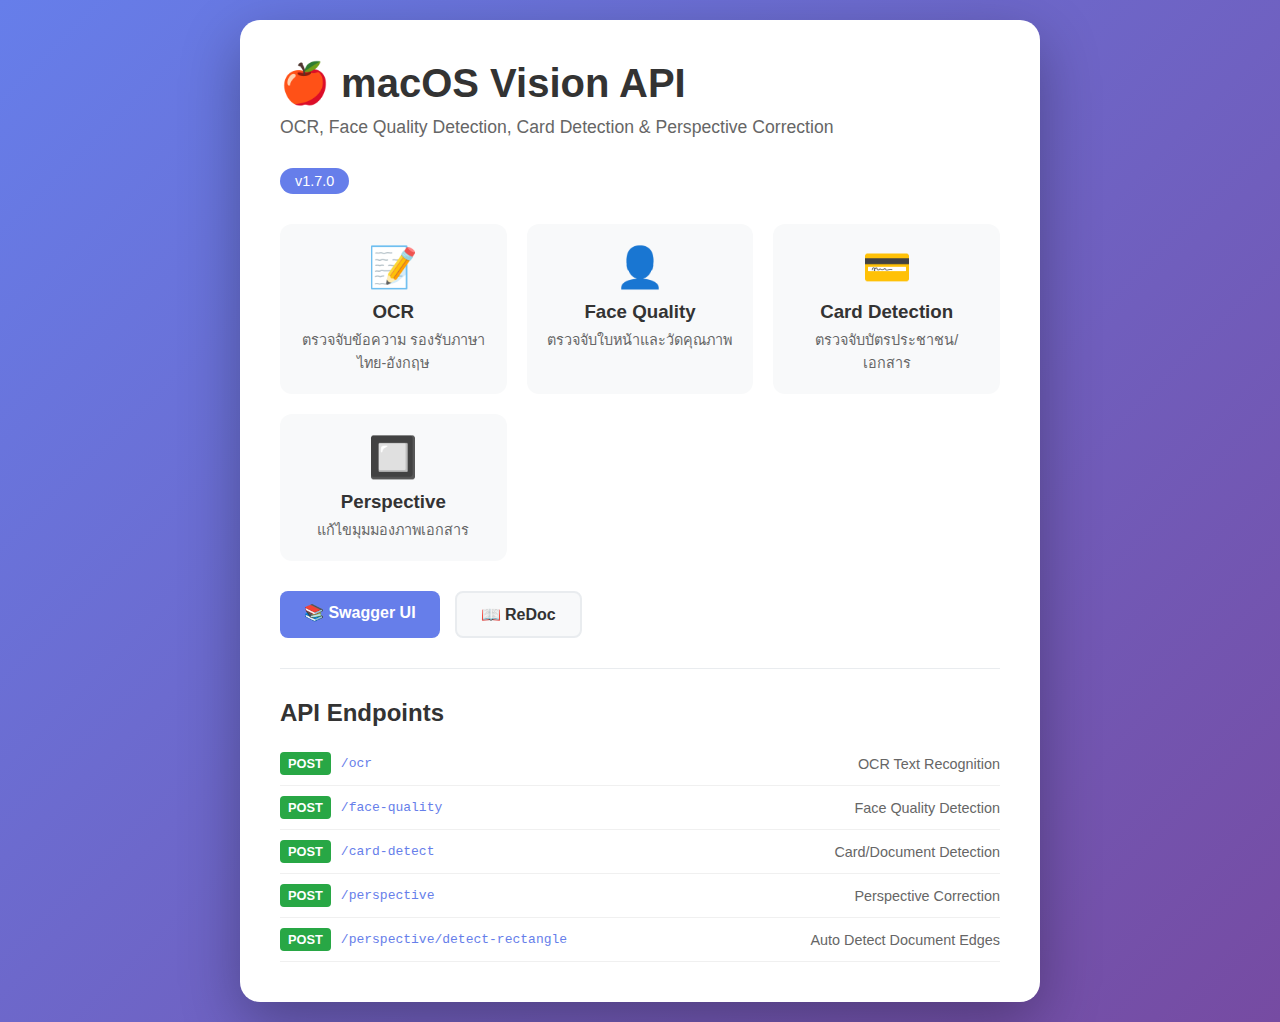
<file: static/index.html>
<!DOCTYPE html>
<html lang="th">
<head>
    <meta charset="UTF-8">
    <meta name="viewport" content="width=device-width, initial-scale=1.0">
    <title>macOS Vision API</title>
    <style>
        * {
            margin: 0;
            padding: 0;
            box-sizing: border-box;
        }
        body {
            font-family: -apple-system, BlinkMacSystemFont, 'Segoe UI', Roboto, Oxygen, Ubuntu, sans-serif;
            background: linear-gradient(135deg, #667eea 0%, #764ba2 100%);
            min-height: 100vh;
            display: flex;
            align-items: center;
            justify-content: center;
            padding: 20px;
        }
        .container {
            background: white;
            border-radius: 20px;
            padding: 40px;
            max-width: 800px;
            width: 100%;
            box-shadow: 0 20px 60px rgba(0,0,0,0.3);
        }
        h1 {
            color: #333;
            margin-bottom: 10px;
            font-size: 2.5em;
        }
        .subtitle {
            color: #666;
            margin-bottom: 30px;
            font-size: 1.1em;
        }
        .version {
            display: inline-block;
            background: #667eea;
            color: white;
            padding: 5px 15px;
            border-radius: 20px;
            font-size: 0.9em;
            margin-bottom: 30px;
        }
        .features {
            display: grid;
            grid-template-columns: repeat(auto-fit, minmax(200px, 1fr));
            gap: 20px;
            margin-bottom: 30px;
        }
        .feature {
            background: #f8f9fa;
            padding: 20px;
            border-radius: 12px;
            text-align: center;
            transition: transform 0.2s, box-shadow 0.2s;
        }
        .feature:hover {
            transform: translateY(-5px);
            box-shadow: 0 10px 30px rgba(0,0,0,0.1);
        }
        .feature-icon {
            font-size: 2.5em;
            margin-bottom: 10px;
        }
        .feature h3 {
            color: #333;
            margin-bottom: 5px;
        }
        .feature p {
            color: #666;
            font-size: 0.9em;
        }
        .links {
            display: flex;
            gap: 15px;
            flex-wrap: wrap;
        }
        .btn {
            display: inline-block;
            padding: 12px 24px;
            border-radius: 8px;
            text-decoration: none;
            font-weight: 600;
            transition: all 0.2s;
        }
        .btn-primary {
            background: #667eea;
            color: white;
        }
        .btn-primary:hover {
            background: #5a6fd6;
        }
        .btn-secondary {
            background: #f8f9fa;
            color: #333;
            border: 2px solid #e9ecef;
        }
        .btn-secondary:hover {
            border-color: #667eea;
            color: #667eea;
        }
        .endpoints {
            margin-top: 30px;
            padding-top: 30px;
            border-top: 1px solid #e9ecef;
        }
        .endpoints h2 {
            color: #333;
            margin-bottom: 15px;
        }
        .endpoint {
            display: flex;
            align-items: center;
            padding: 10px 0;
            border-bottom: 1px solid #f0f0f0;
        }
        .method {
            background: #28a745;
            color: white;
            padding: 4px 8px;
            border-radius: 4px;
            font-size: 0.8em;
            font-weight: bold;
            margin-right: 10px;
            min-width: 50px;
            text-align: center;
        }
        .path {
            font-family: monospace;
            color: #667eea;
        }
        .desc {
            color: #666;
            margin-left: auto;
            font-size: 0.9em;
        }
        @media (max-width: 600px) {
            .endpoint {
                flex-direction: column;
                align-items: flex-start;
                gap: 5px;
            }
            .desc {
                margin-left: 0;
            }
        }
    </style>
</head>
<body>
    <div class="container">
        <h1>🍎 macOS Vision API</h1>
        <p class="subtitle">OCR, Face Quality Detection, Card Detection & Perspective Correction</p>
        <span class="version">v1.7.0</span>
        
        <div class="features">
            <div class="feature">
                <div class="feature-icon">📝</div>
                <h3>OCR</h3>
                <p>ตรวจจับข้อความ รองรับภาษาไทย-อังกฤษ</p>
            </div>
            <div class="feature">
                <div class="feature-icon">👤</div>
                <h3>Face Quality</h3>
                <p>ตรวจจับใบหน้าและวัดคุณภาพ</p>
            </div>
            <div class="feature">
                <div class="feature-icon">💳</div>
                <h3>Card Detection</h3>
                <p>ตรวจจับบัตรประชาชน/เอกสาร</p>
            </div>
            <div class="feature">
                <div class="feature-icon">🔲</div>
                <h3>Perspective</h3>
                <p>แก้ไขมุมมองภาพเอกสาร</p>
            </div>
        </div>
        
        <div class="links">
            <a href="/docs" class="btn btn-primary">📚 Swagger UI</a>
            <a href="/redoc" class="btn btn-secondary">📖 ReDoc</a>
        </div>
        
        <div class="endpoints">
            <h2>API Endpoints</h2>
            <div class="endpoint">
                <span class="method">POST</span>
                <span class="path">/ocr</span>
                <span class="desc">OCR Text Recognition</span>
            </div>
            <div class="endpoint">
                <span class="method">POST</span>
                <span class="path">/face-quality</span>
                <span class="desc">Face Quality Detection</span>
            </div>
            <div class="endpoint">
                <span class="method">POST</span>
                <span class="path">/card-detect</span>
                <span class="desc">Card/Document Detection</span>
            </div>
            <div class="endpoint">
                <span class="method">POST</span>
                <span class="path">/perspective</span>
                <span class="desc">Perspective Correction</span>
            </div>
            <div class="endpoint">
                <span class="method">POST</span>
                <span class="path">/perspective/detect-rectangle</span>
                <span class="desc">Auto Detect Document Edges</span>
            </div>
        </div>
    </div>
</body>
</html>
</file>
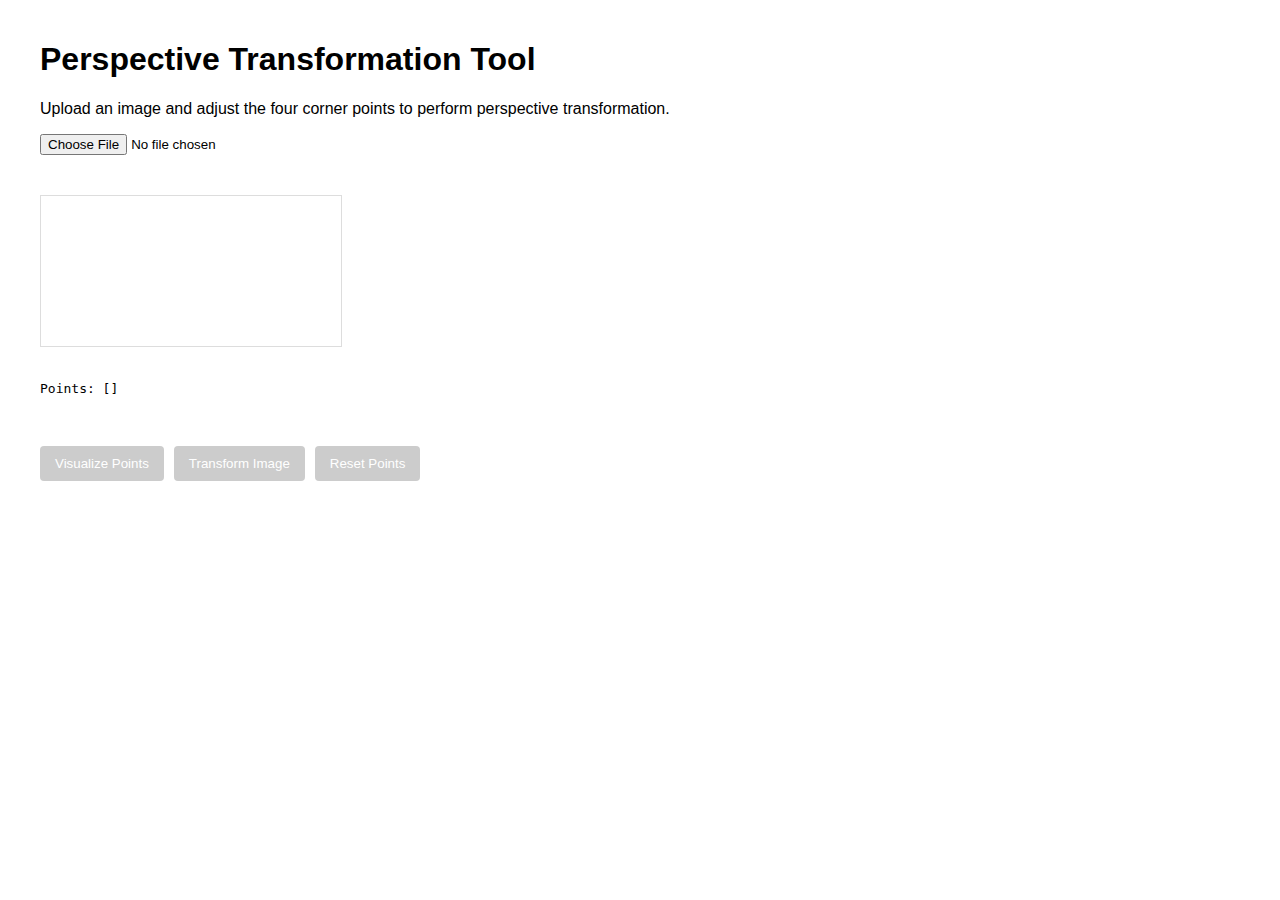
<file: mac-api-v3/perspective_demo.html>
<!DOCTYPE html>
<html lang="en">
<head>
    <meta charset="UTF-8">
    <meta name="viewport" content="width=device-width, initial-scale=1.0">
    <title>Perspective Transformation Demo</title>
    <style>
        body {
            font-family: Arial, sans-serif;
            max-width: 1200px;
            margin: 0 auto;
            padding: 20px;
        }
        .container {
            display: flex;
            flex-direction: column;
            gap: 20px;
        }
        .image-container {
            position: relative;
            margin: 20px 0;
            max-width: 800px;
            overflow: hidden;
        }
        .canvas-container {
            position: relative;
            max-width: 800px;
            overflow: auto;
        }
        canvas {
            border: 1px solid #ddd;
            cursor: crosshair;
        }
        .point {
            position: absolute;
            width: 20px;
            height: 20px;
            background-color: red;
            border-radius: 50%;
            transform: translate(-50%, -50%);
            cursor: move;
            display: flex;
            align-items: center;
            justify-content: center;
            color: white;
            font-weight: bold;
            font-size: 12px;
        }
        .button-group {
            margin: 20px 0;
            display: flex;
            gap: 10px;
        }
        button {
            padding: 10px 15px;
            background-color: #4CAF50;
            color: white;
            border: none;
            border-radius: 4px;
            cursor: pointer;
        }
        button:hover {
            background-color: #45a049;
        }
        button:disabled {
            background-color: #cccccc;
            cursor: not-allowed;
        }
        input[type="file"] {
            margin-bottom: 10px;
        }
        .results {
            margin-top: 20px;
            border: 1px solid #ddd;
            padding: 20px;
            border-radius: 4px;
        }
        .image-preview {
            max-width: 100%;
            margin-top: 20px;
        }
        .loading {
            display: none;
            margin: 20px 0;
        }
        .error-message {
            color: red;
            margin: 10px 0;
        }
        .coordinate-display {
            margin: 10px 0;
            font-family: monospace;
        }
    </style>
</head>
<body>
    <h1>Perspective Transformation Tool</h1>
    <p>Upload an image and adjust the four corner points to perform perspective transformation.</p>
    
    <div class="container">
        <div>
            <input type="file" id="imageInput" accept="image/*">
            <div class="error-message" id="errorMessage"></div>
        </div>
        
        <div class="canvas-container">
            <canvas id="imageCanvas"></canvas>
            <div id="pointsContainer"></div>
        </div>
        
        <div class="coordinate-display" id="coordinateDisplay">
            Points: []
        </div>
        
        <div class="button-group">
            <button id="visualizeBtn" disabled>Visualize Points</button>
            <button id="transformBtn" disabled>Transform Image</button>
            <button id="resetBtn" disabled>Reset Points</button>
        </div>
        
        <div class="loading" id="loading">
            Processing... Please wait.
        </div>
        
        <div class="results" id="results" style="display: none;">
            <h2>Transformation Results</h2>
            <div id="resultDetails"></div>
            <img id="resultImage" class="image-preview" alt="Transformed Image">
        </div>
    </div>

    <script>
        // API endpoint (update this to your actual API URL)
        const API_URL = 'http://localhost:8000';
        
        // DOM elements
        const imageInput = document.getElementById('imageInput');
        const imageCanvas = document.getElementById('imageCanvas');
        const ctx = imageCanvas.getContext('2d');
        const pointsContainer = document.getElementById('pointsContainer');
        const coordinateDisplay = document.getElementById('coordinateDisplay');
        const visualizeBtn = document.getElementById('visualizeBtn');
        const transformBtn = document.getElementById('transformBtn');
        const resetBtn = document.getElementById('resetBtn');
        const loading = document.getElementById('loading');
        const results = document.getElementById('results');
        const resultDetails = document.getElementById('resultDetails');
        const resultImage = document.getElementById('resultImage');
        const errorMessage = document.getElementById('errorMessage');
        
        // State variables
        let originalImage = null;
        let points = [];
        let isDragging = false;
        let dragPointIndex = -1;
        
        // Initialize the canvas and points
        function initCanvas(image) {
            // Set canvas dimensions to match image
            const maxWidth = 800;
            const maxHeight = 600;
            
            let width = image.width;
            let height = image.height;
            
            // Scale down if image is too large
            if (width > maxWidth || height > maxHeight) {
                const ratio = Math.min(maxWidth / width, maxHeight / height);
                width = width * ratio;
                height = height * ratio;
            }
            
            imageCanvas.width = width;
            imageCanvas.height = height;
            
            // Draw image on canvas
            ctx.clearRect(0, 0, width, height);
            ctx.drawImage(image, 0, 0, width, height);
            
            // Initialize points at the corners
            points = [
                { x: 0, y: 0 },                 // Top-left
                { x: width, y: 0 },             // Top-right
                { x: width, y: height },        // Bottom-right
                { x: 0, y: height }              // Bottom-left
            ];
            
            // Create draggable point elements
            createPointElements();
            
            // Update UI
            updatePointsDisplay();
            enableButtons();
        }
        
        // Create draggable point elements
        function createPointElements() {
            // Clear existing points
            pointsContainer.innerHTML = '';
            
            // Create new points
            points.forEach((point, index) => {
                const pointElem = document.createElement('div');
                pointElem.className = 'point';
                pointElem.style.left = `${point.x}px`;
                pointElem.style.top = `${point.y}px`;
                pointElem.textContent = index + 1;
                pointElem.dataset.index = index;
                
                // Add event listeners for dragging
                pointElem.addEventListener('mousedown', startDrag);
                pointElem.addEventListener('touchstart', startDrag, { passive: false });
                
                pointsContainer.appendChild(pointElem);
            });
        }
        
        // Start dragging a point
        function startDrag(event) {
            event.preventDefault();
            isDragging = true;
            dragPointIndex = parseInt(event.target.dataset.index);
            
            // Add event listeners for drag and end
            document.addEventListener('mousemove', dragPoint);
            document.addEventListener('touchmove', dragPoint, { passive: false });
            document.addEventListener('mouseup', stopDrag);
            document.addEventListener('touchend', stopDrag);
        }
        
        // Drag a point
        function dragPoint(event) {
            if (!isDragging) return;
            
            event.preventDefault();
            
            // Get mouse/touch position
            let clientX, clientY;
            
            if (event.type === 'touchmove') {
                clientX = event.touches[0].clientX;
                clientY = event.touches[0].clientY;
            } else {
                clientX = event.clientX;
                clientY = event.clientY;
            }
            
            // Get canvas position
            const rect = imageCanvas.getBoundingClientRect();
            
            // Calculate new point position, clamped to canvas bounds
            const x = Math.max(0, Math.min(imageCanvas.width, clientX - rect.left));
            const y = Math.max(0, Math.min(imageCanvas.height, clientY - rect.top));
            
            // Update point position
            points[dragPointIndex].x = x;
            points[dragPointIndex].y = y;
            
            // Update point element position
            const pointElem = pointsContainer.children[dragPointIndex];
            pointElem.style.left = `${x}px`;
            pointElem.style.top = `${y}px`;
            
            // Update coordinate display
            updatePointsDisplay();
        }
        
        // Stop dragging
        function stopDrag() {
            if (!isDragging) return;
            
            isDragging = false;
            
            // Remove event listeners
            document.removeEventListener('mousemove', dragPoint);
            document.removeEventListener('touchmove', dragPoint);
            document.removeEventListener('mouseup', stopDrag);
            document.removeEventListener('touchend', stopDrag);
        }
        
        // Update points display
        function updatePointsDisplay() {
            const pointsString = JSON.stringify(points);
            coordinateDisplay.textContent = `Points: ${pointsString}`;
        }
        
        // Enable buttons
        function enableButtons() {
            visualizeBtn.disabled = false;
            transformBtn.disabled = false;
            resetBtn.disabled = false;
        }
        
        // Reset points to corners
        function resetPoints() {
            points = [
                { x: 0, y: 0 },                       // Top-left
                { x: imageCanvas.width, y: 0 },       // Top-right
                { x: imageCanvas.width, y: imageCanvas.height }, // Bottom-right
                { x: 0, y: imageCanvas.height }       // Bottom-left
            ];
            
            createPointElements();
            updatePointsDisplay();
        }
        
        // Visualize points
        async function visualizePoints() {
            if (!originalImage) return;
            
            try {
                // Show loading
                loading.style.display = 'block';
                results.style.display = 'none';
                errorMessage.textContent = '';
                
                // Convert image to base64
                const imageBlob = await getImageBlob(originalImage);
                const base64Image = await blobToBase64(imageBlob);
                
                // Send to API
                const response = await fetch(`${API_URL}/perspective`, {
                    method: 'POST',
                    body: createFormData(imageBlob, points, null, null, true)
                });
                
                if (!response.ok) {
                    throw new Error(`API error: ${response.statusText}`);
                }
                
                const data = await response.json();
                
                // Display results
                showResults(data);
            } catch (error) {
                errorMessage.textContent = error.message;
                loading.style.display = 'none';
            }
        }
        
        // Transform image
        async function transformImage() {
            if (!originalImage) return;
            
            try {
                // Show loading
                loading.style.display = 'block';
                results.style.display = 'none';
                errorMessage.textContent = '';
                
                // Convert image to blob
                const imageBlob = await getImageBlob(originalImage);
                
                // Send to API
                const response = await fetch(`${API_URL}/perspective`, {
                    method: 'POST',
                    body: createFormData(imageBlob, points)
                });
                
                if (!response.ok) {
                    throw new Error(`API error: ${response.statusText}`);
                }
                
                const data = await response.json();
                
                // Display results
                showResults(data);
            } catch (error) {
                errorMessage.textContent = error.message;
                loading.style.display = 'none';
            }
        }
        
        // Create form data for API request
        function createFormData(imageBlob, points, width = null, height = null, visualizeOnly = false) {
            const formData = new FormData();
            formData.append('file', imageBlob);
            formData.append('points', JSON.stringify(points));
            
            if (width !== null) {
                formData.append('width', width);
            }
            
            if (height !== null) {
                formData.append('height', height);
            }
            
            formData.append('visualize_only', visualizeOnly);
            
            return formData;
        }
        
        // Get image blob from original image
        function getImageBlob(image) {
            return new Promise((resolve) => {
                const canvas = document.createElement('canvas');
                canvas.width = image.width;
                canvas.height = image.height;
                const ctx = canvas.getContext('2d');
                ctx.drawImage(image, 0, 0);
                
                canvas.toBlob((blob) => {
                    resolve(blob);
                });
            });
        }
        
        // Convert blob to base64
        function blobToBase64(blob) {
            return new Promise((resolve, reject) => {
                const reader = new FileReader();
                reader.onloadend = () => resolve(reader.result);
                reader.onerror = reject;
                reader.readAsDataURL(blob);
            });
        }
        
        // Show results
        function showResults(data) {
            // Hide loading
            loading.style.display = 'none';
            
            // Show results
            results.style.display = 'block';
            
            // Display result details
            resultDetails.innerHTML = `
                <p>Dimensions: ${data.width} x ${data.height}</p>
                <p>Processing Time: ${data.processing_time.toFixed(3)} seconds</p>
            `;
            
            // Display result image
            resultImage.src = `${API_URL}${data.output_path}`;
        }
        
        // Event listeners
        imageInput.addEventListener('change', (event) => {
            if (event.target.files && event.target.files[0]) {
                const file = event.target.files[0];
                
                // Clear previous error
                errorMessage.textContent = '';
                
                // Read image file
                const reader = new FileReader();
                reader.onload = (e) => {
                    const img = new Image();
                    img.onload = () => {
                        originalImage = img;
                        initCanvas(img);
                    };
                    img.src = e.target.result;
                };
                reader.readAsDataURL(file);
            }
        });
        
        visualizeBtn.addEventListener('click', visualizePoints);
        transformBtn.addEventListener('click', transformImage);
        resetBtn.addEventListener('click', resetPoints);
    </script>
</body>
</html>
</file>
